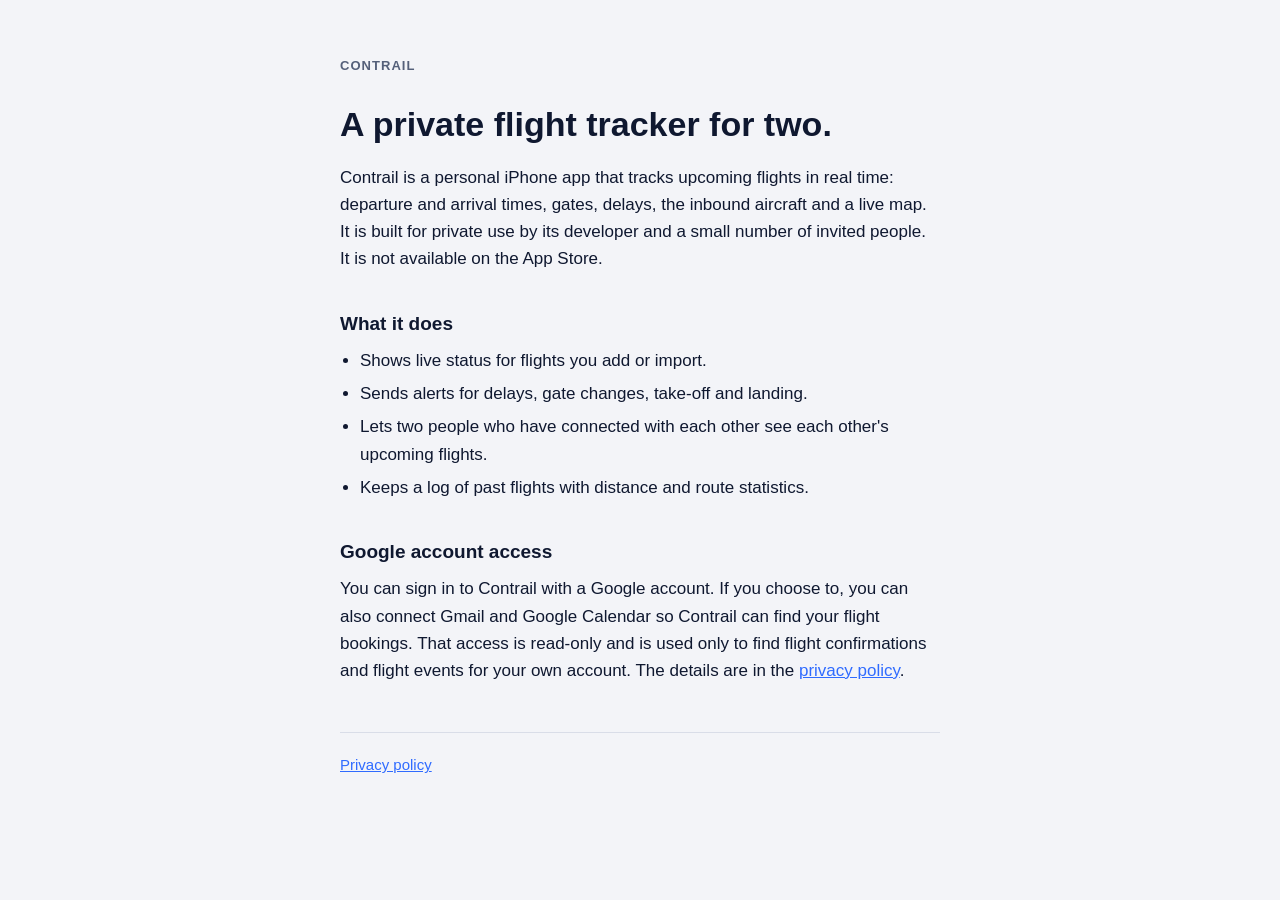
<file: index.html>
<!doctype html>
<html lang="en">
<head>
<meta charset="utf-8">
<meta name="viewport" content="width=device-width, initial-scale=1">
<title>Contrail</title>
<link rel="stylesheet" href="style.css">
</head>
<body>
<main>
  <p class="mark">Contrail</p>
  <h1>A private flight tracker for two.</h1>
  <p>Contrail is a personal iPhone app that tracks upcoming flights in real time: departure and arrival times, gates, delays, the inbound aircraft and a live map. It is built for private use by its developer and a small number of invited people. It is not available on the App Store.</p>

  <h2>What it does</h2>
  <ul>
    <li>Shows live status for flights you add or import.</li>
    <li>Sends alerts for delays, gate changes, take-off and landing.</li>
    <li>Lets two people who have connected with each other see each other's upcoming flights.</li>
    <li>Keeps a log of past flights with distance and route statistics.</li>
  </ul>

  <h2>Google account access</h2>
  <p>You can sign in to Contrail with a Google account. If you choose to, you can also connect Gmail and Google Calendar so Contrail can find your flight bookings. That access is read-only and is used only to find flight confirmations and flight events for your own account. The details are in the <a href="privacy.html">privacy policy</a>.</p>

  <footer>
    <a href="privacy.html">Privacy policy</a>
  </footer>
</main>
</body>
</html>
</file>
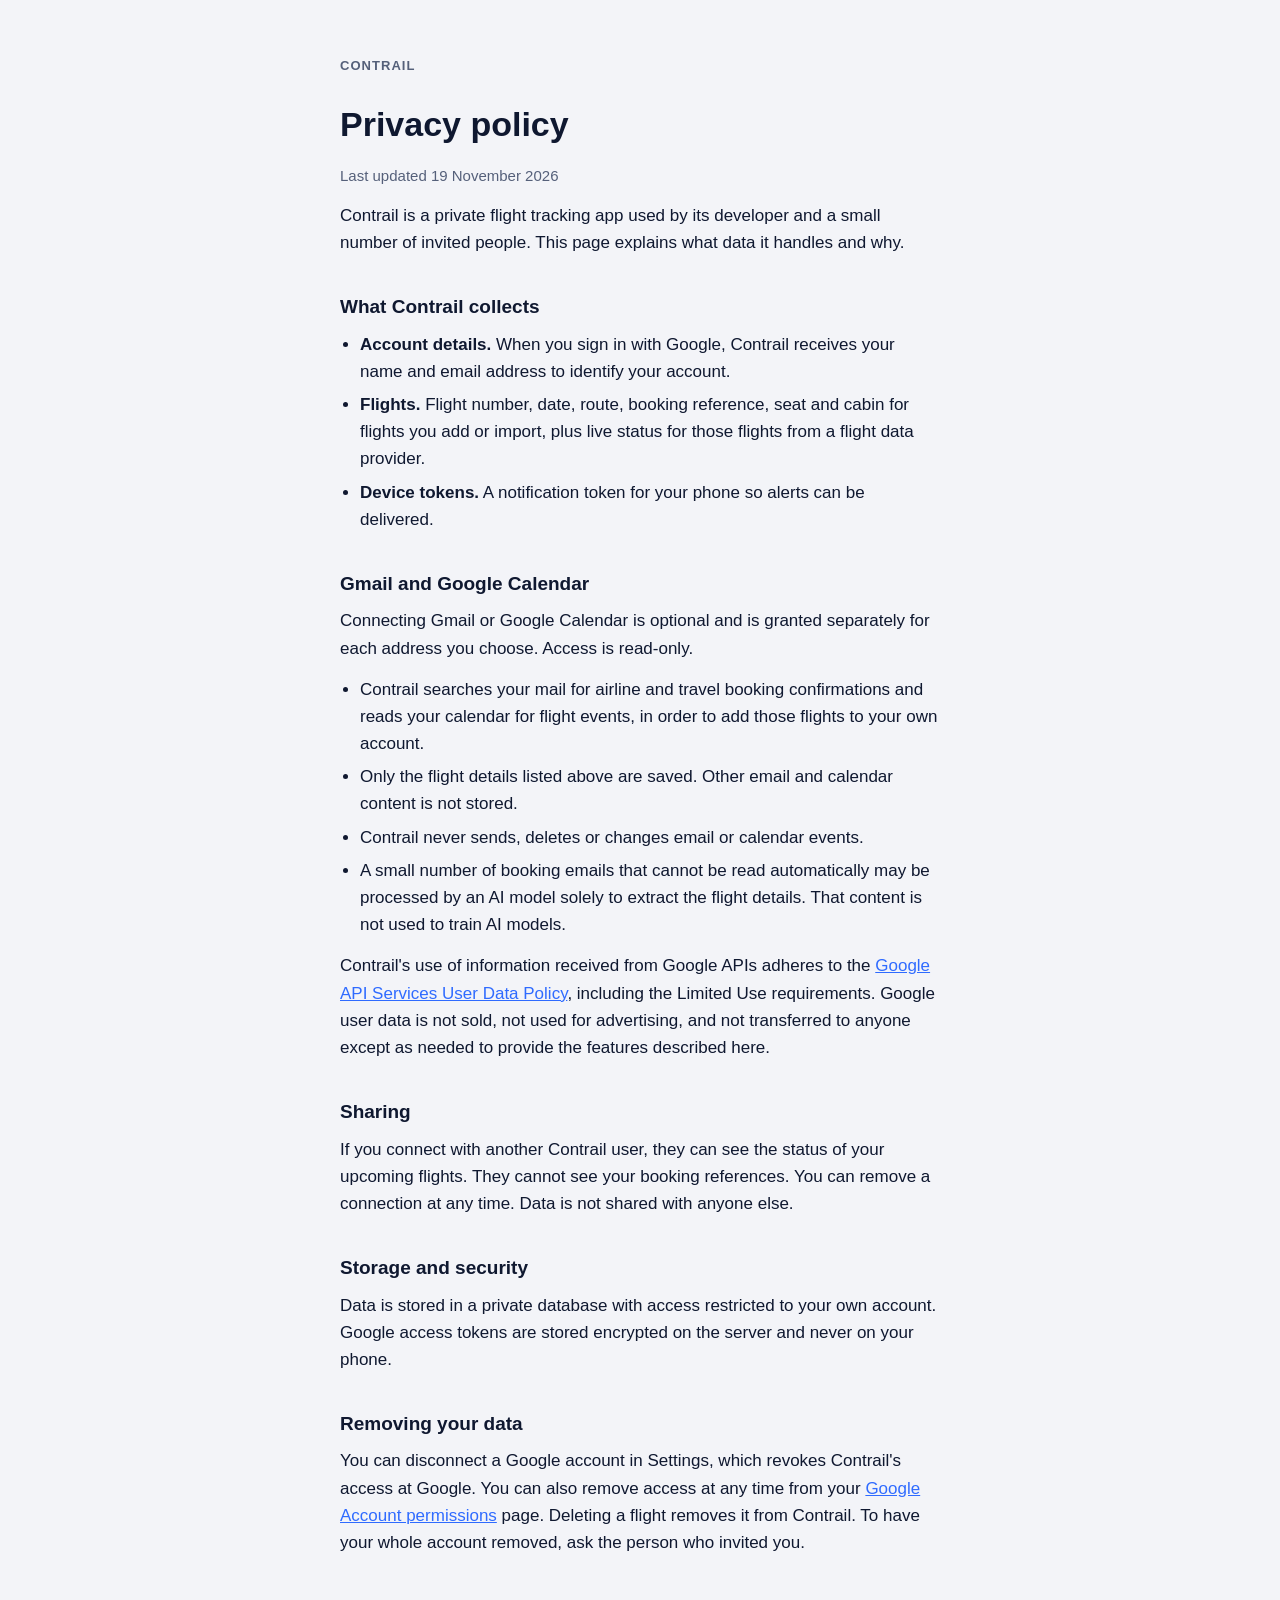
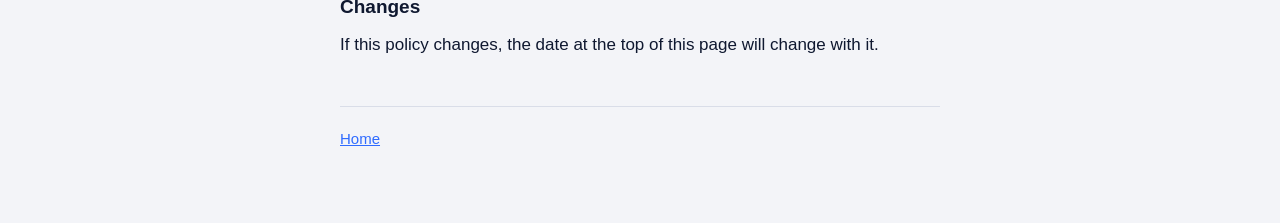
<file: privacy.html>
<!doctype html>
<html lang="en">
<head>
<meta charset="utf-8">
<meta name="viewport" content="width=device-width, initial-scale=1">
<title>Contrail privacy policy</title>
<link rel="stylesheet" href="style.css">
</head>
<body>
<main>
  <p class="mark"><a href="index.html">Contrail</a></p>
  <h1>Privacy policy</h1>
  <p class="meta">Last updated 19 November 2026</p>

  <p>Contrail is a private flight tracking app used by its developer and a small number of invited people. This page explains what data it handles and why.</p>

  <h2>What Contrail collects</h2>
  <ul>
    <li><strong>Account details.</strong> When you sign in with Google, Contrail receives your name and email address to identify your account.</li>
    <li><strong>Flights.</strong> Flight number, date, route, booking reference, seat and cabin for flights you add or import, plus live status for those flights from a flight data provider.</li>
    <li><strong>Device tokens.</strong> A notification token for your phone so alerts can be delivered.</li>
  </ul>

  <h2>Gmail and Google Calendar</h2>
  <p>Connecting Gmail or Google Calendar is optional and is granted separately for each address you choose. Access is read-only.</p>
  <ul>
    <li>Contrail searches your mail for airline and travel booking confirmations and reads your calendar for flight events, in order to add those flights to your own account.</li>
    <li>Only the flight details listed above are saved. Other email and calendar content is not stored.</li>
    <li>Contrail never sends, deletes or changes email or calendar events.</li>
    <li>A small number of booking emails that cannot be read automatically may be processed by an AI model solely to extract the flight details. That content is not used to train AI models.</li>
  </ul>
  <p>Contrail's use of information received from Google APIs adheres to the <a href="https://developers.google.com/terms/api-services-user-data-policy">Google API Services User Data Policy</a>, including the Limited Use requirements. Google user data is not sold, not used for advertising, and not transferred to anyone except as needed to provide the features described here.</p>

  <h2>Sharing</h2>
  <p>If you connect with another Contrail user, they can see the status of your upcoming flights. They cannot see your booking references. You can remove a connection at any time. Data is not shared with anyone else.</p>

  <h2>Storage and security</h2>
  <p>Data is stored in a private database with access restricted to your own account. Google access tokens are stored encrypted on the server and never on your phone.</p>

  <h2>Removing your data</h2>
  <p>You can disconnect a Google account in Settings, which revokes Contrail's access at Google. You can also remove access at any time from your <a href="https://myaccount.google.com/permissions">Google Account permissions</a> page. Deleting a flight removes it from Contrail. To have your whole account removed, ask the person who invited you.</p>

  <h2>Changes</h2>
  <p>If this policy changes, the date at the top of this page will change with it.</p>

  <footer>
    <a href="index.html">Home</a>
  </footer>
</main>
</body>
</html>
</file>
<file: style.css>
:root {
  --bg: #f3f4f8;
  --ink: #0f1830;
  --soft: #55607a;
  --line: #d9dde8;
  --accent: #2f6bff;
}
@media (prefers-color-scheme: dark) {
  :root {
    --bg: #0b1226;
    --ink: #eef1f8;
    --soft: #9aa5c0;
    --line: #23304f;
    --accent: #8fb0ff;
  }
}
* { box-sizing: border-box; }
body {
  margin: 0;
  background: var(--bg);
  color: var(--ink);
  font: 17px/1.6 -apple-system, BlinkMacSystemFont, "Segoe UI", Roboto, sans-serif;
}
main {
  max-width: 640px;
  margin: 0 auto;
  padding: 56px 20px 72px;
}
.mark {
  font-weight: 700;
  letter-spacing: 0.08em;
  text-transform: uppercase;
  font-size: 13px;
  color: var(--soft);
  margin: 0 0 28px;
}
.mark a { color: inherit; text-decoration: none; }
h1 { font-size: 34px; line-height: 1.15; margin: 0 0 20px; }
h2 { font-size: 19px; margin: 36px 0 8px; }
p, ul { margin: 0 0 14px; }
ul { padding-left: 20px; }
li { margin-bottom: 6px; }
.meta { color: var(--soft); font-size: 15px; }
a { color: var(--accent); }
footer {
  margin-top: 48px;
  padding-top: 20px;
  border-top: 1px solid var(--line);
  font-size: 15px;
}
</file>
